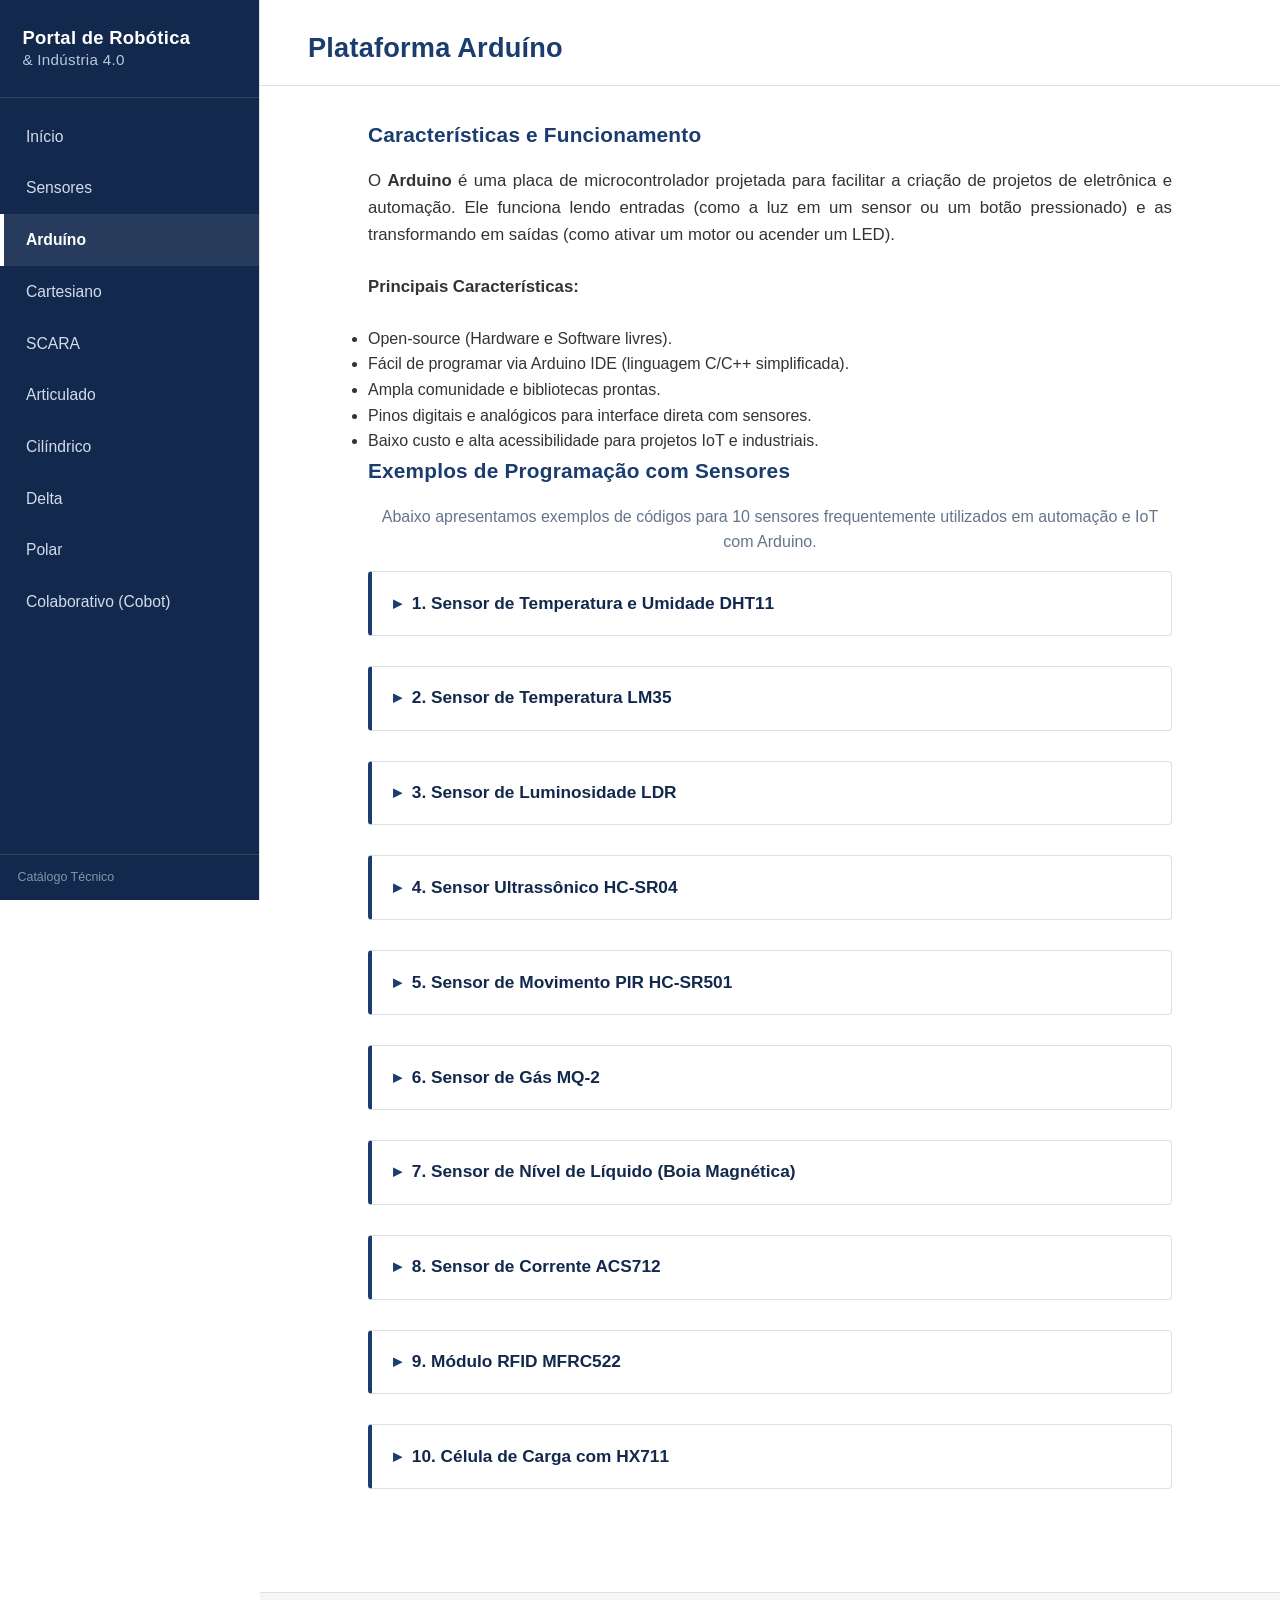
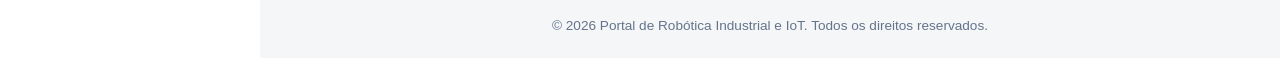
<file: arduino.html>
<!DOCTYPE html>
<html lang="pt-BR">
<head>
    <meta charset="UTF-8">
    <meta name="viewport" content="width=device-width, initial-scale=1.0">
    <title>Arduíno | Portal de Robótica Industrial</title>
    <link rel="shortcut icon" href="./map.png" type="image/x-icon">
    <link rel="stylesheet" href="style.css">
</head>
<body>

    <button class="sidebar-toggle" onclick="document.querySelector('.sidebar').classList.toggle('open')">&#9776;</button>

    <nav class="sidebar">
        <div class="sidebar-brand">
            <h1>Portal de Robótica<span>&amp; Indústria 4.0</span></h1>
        </div>
        <ul>
            <li><a href="index.html">Início</a></li>
            <li><a href="sensores.html">Sensores</a></li>
            <li><a href="arduino.html" class="active">Arduíno</a></li>
            <li><a href="cartesiano.html">Cartesiano</a></li>
            <li><a href="scara.html">SCARA</a></li>
            <li><a href="articulado.html">Articulado</a></li>
            <li><a href="cilindrico.html">Cilíndrico</a></li>
            <li><a href="delta.html">Delta</a></li>
            <li><a href="polar.html">Polar</a></li>
            <li><a href="colaborativo.html">Colaborativo (Cobot)</a></li>
        </ul>
        <div class="sidebar-footer">Catálogo Técnico</div>
    </nav>

    <div class="content-wrapper">
        <header>
            <h1>Plataforma Arduíno</h1>
        </header>

        <main>
            <section class="introducao">
                <h2>Características e Funcionamento</h2>
                <p>
                    O <strong>Arduino</strong> é uma placa de microcontrolador projetada para facilitar a criação de projetos de eletrônica e automação. 
                    Ele funciona lendo entradas (como a luz em um sensor ou um botão pressionado) e as transformando em saídas (como ativar um motor ou acender um LED).
                </p>
                <p>
                    <strong>Principais Características:</strong>
                </p>
                <ul>
                    <li>Open-source (Hardware e Software livres).</li>
                    <li>Fácil de programar via Arduino IDE (linguagem C/C++ simplificada).</li>
                    <li>Ampla comunidade e bibliotecas prontas.</li>
                    <li>Pinos digitais e analógicos para interface direta com sensores.</li>
                    <li>Baixo custo e alta acessibilidade para projetos IoT e industriais.</li>
                </ul>
            </section>

            <section class="destaques">
                <h2>Exemplos de Programação com Sensores</h2>
                <p>Abaixo apresentamos exemplos de códigos para 10 sensores frequentemente utilizados em automação e IoT com Arduino.</p>

                <div class="arduino-section">
                    <details>
                        <summary>1. Sensor de Temperatura e Umidade DHT11</summary>
                        <p>Utilizado para monitoramento ambiental básico.</p>
                        <div class="codigo-arduino">
#include "DHT.h"
#define DHTPIN 2
#define DHTTYPE DHT11

DHT dht(DHTPIN, DHTTYPE);

void setup() {
  Serial.begin(9600);
  dht.begin();
}

void loop() {
  float h = dht.readHumidity();
  float t = dht.readTemperature();
  Serial.print("Umidade: ");
  Serial.print(h);
  Serial.print("%  Temperatura: ");
  Serial.print(t);
  Serial.println("°C");
  delay(2000);
}
                        </div>
                    </details>
                </div>

                <div class="arduino-section">
                    <details>
                        <summary>2. Sensor de Temperatura LM35</summary>
                        <p>Sensor analógico preciso e de baixo custo.</p>
                        <div class="codigo-arduino">
const int pinoLM35 = A0; 
float temperaturaC;

void setup() {
  Serial.begin(9600);
}

void loop() {
  int leitura = analogRead(pinoLM35);
  // Converte o valor analógico para tensão (0-5V)
  float tensao = leitura * (5.0 / 1023.0);
  // O LM35 fornece 10mV por grau Celsius
  temperaturaC = tensao / 0.01;
  
  Serial.print("Temperatura: ");
  Serial.print(temperaturaC);
  Serial.println(" C");
  delay(1000);
}
                        </div>
                    </details>
                </div>

                <div class="arduino-section">
                    <details>
                        <summary>3. Sensor de Luminosidade LDR</summary>
                        <p>Resistor cuja resistência varia com a intensidade de luz.</p>
                        <div class="codigo-arduino">
const int pinoLDR = A0;
int valorLDR = 0;

void setup() {
  Serial.begin(9600);
}

void loop() {
  valorLDR = analogRead(pinoLDR);
  Serial.print("Luminosidade: ");
  Serial.println(valorLDR);
  
  if (valorLDR < 300) {
    Serial.println("Ambiente escuro");
  } else {
    Serial.println("Ambiente claro");
  }
  delay(1000);
}
                        </div>
                    </details>
                </div>

                <div class="arduino-section">
                    <details>
                        <summary>4. Sensor Ultrassônico HC-SR04</summary>
                        <p>Mede distâncias através de ondas sonoras de alta frequência.</p>
                        <div class="codigo-arduino">
const int trigPin = 9;
const int echoPin = 10;
long duracao;
int distancia;

void setup() {
  pinMode(trigPin, OUTPUT);
  pinMode(echoPin, INPUT);
  Serial.begin(9600);
}

void loop() {
  digitalWrite(trigPin, LOW);
  delayMicroseconds(2);
  digitalWrite(trigPin, HIGH);
  delayMicroseconds(10);
  digitalWrite(trigPin, LOW);
  
  duracao = pulseIn(echoPin, HIGH);
  distancia = duracao * 0.034 / 2;
  
  Serial.print("Distância: ");
  Serial.print(distancia);
  Serial.println(" cm");
  delay(1000);
}
                        </div>
                    </details>
                </div>

                <div class="arduino-section">
                    <details>
                        <summary>5. Sensor de Movimento PIR HC-SR501</summary>
                        <p>Detecta radiação infravermelha de corpos em movimento.</p>
                        <div class="codigo-arduino">
const int pinoPIR = 2;
int estadoPIR = 0;

void setup() {
  pinMode(pinoPIR, INPUT);
  Serial.begin(9600);
}

void loop() {
  estadoPIR = digitalRead(pinoPIR);
  if (estadoPIR == HIGH) {
    Serial.println("Movimento Detectado!");
  } else {
    Serial.println("Sem movimento.");
  }
  delay(500);
}
                        </div>
                    </details>
                </div>

                <div class="arduino-section">
                    <details>
                        <summary>6. Sensor de Gás MQ-2</summary>
                        <p>Detecta fumaça e gases inflamáveis.</p>
                        <div class="codigo-arduino">
const int pinoAnalogicoMQ2 = A0;
const int pinoDigitalMQ2 = 7;

void setup() {
  pinMode(pinoDigitalMQ2, INPUT);
  Serial.begin(9600);
}

void loop() {
  int leituraAnalogica = analogRead(pinoAnalogicoMQ2);
  int leituraDigital = digitalRead(pinoDigitalMQ2);
  
  Serial.print("Nível de gás: ");
  Serial.print(leituraAnalogica);
  
  if (leituraDigital == LOW) { // Geralmente LOW quando detecta limite
    Serial.println(" - ALERTA: Gás detectado!");
  } else {
    Serial.println(" - Normal");
  }
  delay(1000);
}
                        </div>
                    </details>
                </div>

                <div class="arduino-section">
                    <details>
                        <summary>7. Sensor de Nível de Líquido (Boia Magnética)</summary>
                        <p>Funciona como uma chave (switch) indicando se o líquido atingiu certo nível.</p>
                        <div class="codigo-arduino">
const int pinoBoia = 3;

void setup() {
  pinMode(pinoBoia, INPUT_PULLUP);
  Serial.begin(9600);
}

void loop() {
  int estadoBoia = digitalRead(pinoBoia);
  if (estadoBoia == LOW) {
    Serial.println("Nível ALTO atingido!");
  } else {
    Serial.println("Nível baixo");
  }
  delay(1000);
}
                        </div>
                    </details>
                </div>

                <div class="arduino-section">
                    <details>
                        <summary>8. Sensor de Corrente ACS712</summary>
                        <p>Mede a corrente elétrica utilizando o efeito Hall.</p>
                        <div class="codigo-arduino">
const int pinoACS = A0;
int sensibilidade = 185; // Para modelo 5A (185 mV/A)
int offsetTensao = 2500; // Tensão em 0A (2.5V para 5V VCC)

void setup() {
  Serial.begin(9600);
}

void loop() {
  int leitura = analogRead(pinoACS);
  float tensao = (leitura / 1024.0) * 5000; // mV
  float corrente = (tensao - offsetTensao) / sensibilidade;
  
  Serial.print("Corrente: ");
  Serial.print(corrente);
  Serial.println(" A");
  delay(1000);
}
                        </div>
                    </details>
                </div>

                <div class="arduino-section">
                    <details>
                        <summary>9. Módulo RFID MFRC522</summary>
                        <p>Lê tags RFID para sistemas de controle de acesso.</p>
                        <div class="codigo-arduino">
#include &lt;SPI.h&gt;
#include &lt;MFRC522.h&gt;

#define SS_PIN 10
#define RST_PIN 9
MFRC522 mfrc522(SS_PIN, RST_PIN);

void setup() {
  Serial.begin(9600);
  SPI.begin();
  mfrc522.PCD_Init();
  Serial.println("Aproxime o seu cartao do leitor...");
}

void loop() {
  if (!mfrc522.PICC_IsNewCardPresent() || !mfrc522.PICC_ReadCardSerial()) {
    return;
  }
  
  Serial.print("UID da tag:");
  for (byte i = 0; i < mfrc522.uid.size; i++) {
    Serial.print(mfrc522.uid.uidByte[i] < 0x10 ? " 0" : " ");
    Serial.print(mfrc522.uid.uidByte[i], HEX);
  }
  Serial.println();
  delay(1000);
}
                        </div>
                    </details>
                </div>

                <div class="arduino-section">
                    <details>
                        <summary>10. Célula de Carga com HX711</summary>
                        <p>Utilizada para medição de peso (balanças).</p>
                        <div class="codigo-arduino">
#include "HX711.h"

const int LOADCELL_DOUT_PIN = 3;
const int LOADCELL_SCK_PIN = 2;
HX711 scale;

void setup() {
  Serial.begin(9600);
  scale.begin(LOADCELL_DOUT_PIN, LOADCELL_SCK_PIN);
  
  scale.set_scale(2280.f); // Fator de calibração
  scale.tare(); // Zera a balança
}

void loop() {
  Serial.print("Peso: ");
  Serial.print(scale.get_units(), 1);
  Serial.println(" kg");
  delay(1000);
}
                        </div>
                    </details>
                </div>

            </section>
        </main>

        <footer>
            <p>&copy; 2026 Portal de Robótica Industrial e IoT. Todos os direitos reservados.</p>
        </footer>
    </div>
</body>
</html>
</file>
<file: style.css>
/* ==========================================================================
   1. BASE — FONTE FORMAL, FUNDO BRANCO
   ========================================================================== */
* {
    margin: 0;
    padding: 0;
    box-sizing: border-box;
}

:root {
    --azul-corp: #1a3c6e;
    --azul-corp-escuro: #12294d;
    --azul-claro: #e8eff8;
    --cinza-texto: #333333;
    --cinza-borda: #dcdfe4;
    --cinza-fundo: #f5f6f8;
    --sidebar-largura: 260px;
}

html, body {
    height: 100%;
}

body {
    font-family: Arial, Helvetica, "Segoe UI", sans-serif;
    background: #ffffff;
    color: var(--cinza-texto);
    line-height: 1.6;
    font-size: 1rem;
    overflow-x: hidden;
}

/* ==========================================================================
   2. SIDEBAR FIXA (BOTÕES DE NAVEGAÇÃO À ESQUERDA)
   ========================================================================== */
.sidebar {
    position: fixed;
    top: 0;
    left: 0;
    width: var(--sidebar-largura);
    height: 100vh;
    background: var(--azul-corp-escuro);
    border-right: 1px solid var(--cinza-borda);
    overflow-y: auto;
    display: flex;
    flex-direction: column;
    z-index: 100;
}

.sidebar-brand {
    padding: 1.6em 1.4em;
    border-bottom: 1px solid rgba(255, 255, 255, 0.12);
}

.sidebar-brand h1 {
    font-size: 1.15rem;
    font-weight: 700;
    color: #ffffff;
    line-height: 1.35;
    letter-spacing: 0.3px;
}

.sidebar-brand h1 span {
    display: block;
    font-size: 0.95rem;
    font-weight: 400;
    color: #b9c6db;
}

.sidebar ul {
    list-style: none;
    padding: 0.8em 0;
    flex: 1;
}

.sidebar li {
    margin: 0;
}

.sidebar a {
    display: block;
    padding: 0.85em 1.4em;
    color: #d3dcea;
    text-decoration: none;
    font-size: 0.98rem;
    font-weight: 400;
    border-left: 4px solid transparent;
    transition: background 0.2s ease, border-color 0.2s ease, color 0.2s ease;
}

.sidebar a:hover {
    background: rgba(255, 255, 255, 0.06);
    color: #ffffff;
    border-left-color: #5b83c4;
}

.sidebar a.active {
    background: rgba(255, 255, 255, 0.09);
    color: #ffffff;
    border-left-color: #ffffff;
    font-weight: 700;
}

.sidebar-footer {
    padding: 1em 1.4em;
    font-size: 0.78rem;
    color: #8494ac;
    border-top: 1px solid rgba(255, 255, 255, 0.12);
}

/* Botão hamburguer (mobile) */
.sidebar-toggle {
    display: none;
    position: fixed;
    top: 14px;
    left: 14px;
    z-index: 200;
    background: var(--azul-corp-escuro);
    color: #fff;
    border: none;
    width: 42px;
    height: 42px;
    border-radius: 4px;
    font-size: 1.2rem;
    cursor: pointer;
}

/* ==========================================================================
   3. ÁREA DE CONTEÚDO
   ========================================================================== */
.content-wrapper {
    margin-left: var(--sidebar-largura);
    min-height: 100vh;
    display: flex;
    flex-direction: column;
    max-width: 100%;
    overflow-x: hidden;
}

.imagem-topo {
    width: 100%;
    max-height: 220px;
    overflow: hidden;
    position: relative;
    border-bottom: 1px solid var(--cinza-borda);
}

.imagem-topo img {
    width: 100%;
    height: 100%;
    display: block;
    object-fit: cover;
    filter: none;
}

.hover-neon {
    transition: transform 0.4s ease;
}

.hover-neon:hover {
    transform: scale(1.01);
}

header {
    background: #ffffff;
    text-align: left;
    padding: 1.6em 3em 1em 3em;
    border-bottom: 1px solid var(--cinza-borda);
}

header h1 {
    font-family: Arial, Helvetica, sans-serif;
    font-size: 1.7em;
    font-weight: 700;
    color: var(--azul-corp);
    letter-spacing: 0.2px;
}

/* ==========================================================================
   4. CONTAINER DE VÍDEO
   ========================================================================== */
.video-container {
    display: flex;
    justify-content: center;
    margin: 1.5em auto 0.5em auto;
    padding: 8px;
    border-radius: 6px;
    background: var(--cinza-fundo);
    border: 1px solid var(--cinza-borda);
    width: fit-content;
    max-width: calc(100% - 3em);
}

.video-container iframe {
    border-radius: 4px;
    border: none;
    max-width: 100%;
}

/* ==========================================================================
   5. CONTEÚDO PRINCIPAL
   ========================================================================== */
main {
    max-width: 900px;
    width: 100%;
    margin: 2em auto;
    padding: 0 3em;
    flex: 1;
}

main h2 {
    font-family: Arial, Helvetica, sans-serif;
    font-size: 1.3em;
    font-weight: 700;
    margin-bottom: 0.8em;
    color: var(--azul-corp);
    letter-spacing: 0.2px;
}

.introducao p {
    font-size: 1.05rem;
    color: var(--cinza-texto);
    text-align: justify;
    margin-bottom: 1.5em;
}

/* ==========================================================================
   6. MÓDULOS EXPANSÍVEIS (DETAILS/SUMMARY)
   ========================================================================== */
details {
    margin: 1em 0;
    padding: 1.1em 1.3em;
    background: #ffffff;
    border: 1px solid var(--cinza-borda);
    border-left: 4px solid var(--azul-corp);
    border-radius: 4px;
    transition: box-shadow 0.2s ease, background 0.2s ease;
}

details:hover {
    background: var(--cinza-fundo);
    box-shadow: 0 2px 8px rgba(0, 0, 0, 0.06);
}

details[open] {
    background: var(--cinza-fundo);
}

summary {
    font-size: 1.08rem;
    font-weight: 700;
    color: var(--azul-corp-escuro);
    cursor: pointer;
    outline: none;
    list-style: none;
}

summary::-webkit-details-marker {
    display: none;
}

summary::before {
    content: "▸";
    display: inline-block;
    width: 1.1em;
    color: var(--azul-corp);
    transition: transform 0.2s ease;
}

details[open] summary::before {
    transform: rotate(90deg);
}

details p {
    color: var(--cinza-texto);
    margin-top: 0.9em;
    font-size: 0.98rem;
}

details ul {
    padding-left: 1.6em;
    margin-top: 0.8em;
}

details li {
    color: var(--cinza-texto);
    margin-bottom: 0.5em;
    font-size: 0.98rem;
}

details strong {
    color: var(--azul-corp);
}

details img {
    max-width: 100%;
    height: auto;
    border-radius: 4px;
    margin-top: 1.2em;
    border: 1px solid var(--cinza-borda);
    display: block;
}

details a {
    display: inline-block;
    margin-top: 1em;
    color: var(--azul-corp);
    text-decoration: none;
    font-weight: 700;
    font-size: 0.98rem;
}

details a:hover {
    text-decoration: underline;
}

div p {
    text-align: center;
    color: #64748b;
}

/* ==========================================================================
   7. RODAPÉ
   ========================================================================== */
footer {
    background: var(--cinza-fundo);
    text-align: center;
    padding: 1.6em;
    margin-top: 3em;
    font-size: 0.85rem;
    color: #6b7280;
    border-top: 1px solid var(--cinza-borda);
}

/* ==========================================================================
   8. RESPONSIVIDADE — MANTÉM DENTRO DA TELA
   ========================================================================== */
@media (max-width: 900px) {
    main {
        padding: 0 1.5em;
    }
    header {
        padding: 1.4em 1.5em 1em 1.5em;
    }
}

@media (max-width: 768px) {
    .sidebar-toggle {
        display: block;
    }

    .sidebar {
        transform: translateX(-100%);
        transition: transform 0.25s ease;
        width: 240px;
    }

    .sidebar.open {
        transform: translateX(0);
    }

    .content-wrapper {
        margin-left: 0;
    }

    header {
        padding-left: 3.5em;
    }

    header h1 {
        font-size: 1.25em;
    }

    main {
        margin: 1.5em auto;
    }
}

/* ==========================================================================
   9. SENSORES E ARDUINO
   ========================================================================== */
.sensor-card {
    background-color: #ffffff;
    border: 1px solid var(--cinza-borda);
    border-left: 4px solid var(--azul-corp);
    border-radius: 4px;
    padding: 20px;
    margin-bottom: 20px;
    box-shadow: 0 2px 8px rgba(0,0,0,0.06);
    color: var(--cinza-texto);
    transition: box-shadow 0.2s ease, background 0.2s ease;
}
.sensor-card:hover {
    background: var(--cinza-fundo);
    box-shadow: 0 4px 12px rgba(0,0,0,0.1);
}
.sensor-card h3 {
    color: var(--azul-corp);
    border-bottom: 1px solid var(--cinza-borda);
    padding-bottom: 10px;
    margin-bottom: 10px;
}
.sensor-card ul {
    list-style: none;
    padding: 0;
}
.sensor-card li {
    margin-bottom: 8px;
}
.sensor-card strong {
    color: var(--azul-corp-escuro);
}
.sensor-img {
    max-width: 200px;
    border-radius: 4px;
    margin-top: 10px;
    display: block;
    border: 1px solid var(--cinza-borda);
}
.codigo-arduino {
    background-color: #1e1e1e;
    color: #d4d4d4;
    padding: 15px;
    border-radius: 8px;
    overflow-x: auto;
    font-family: 'Courier New', Courier, monospace;
    margin-top: 10px;
    white-space: pre-wrap;
    font-size: 0.9rem;
    line-height: 1.4;
}
.arduino-section {
    margin-bottom: 30px;
}
</file>
